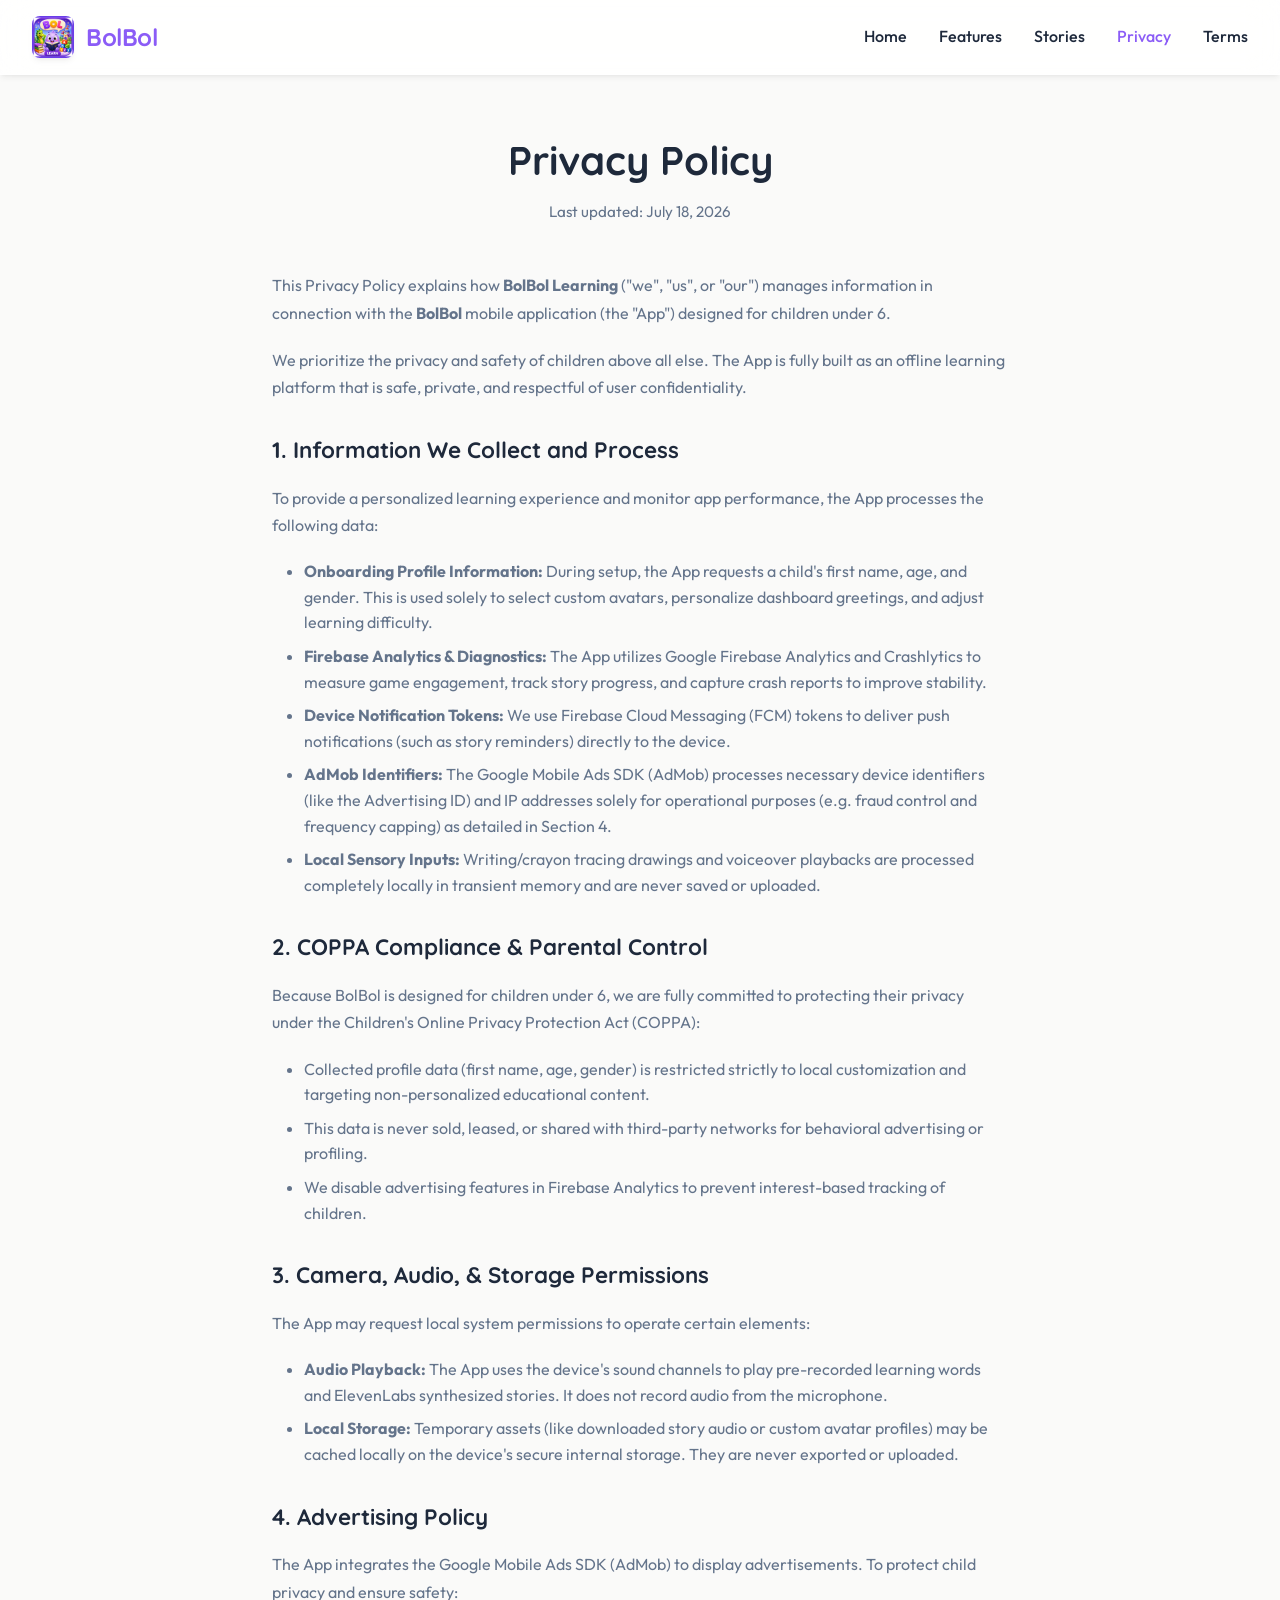
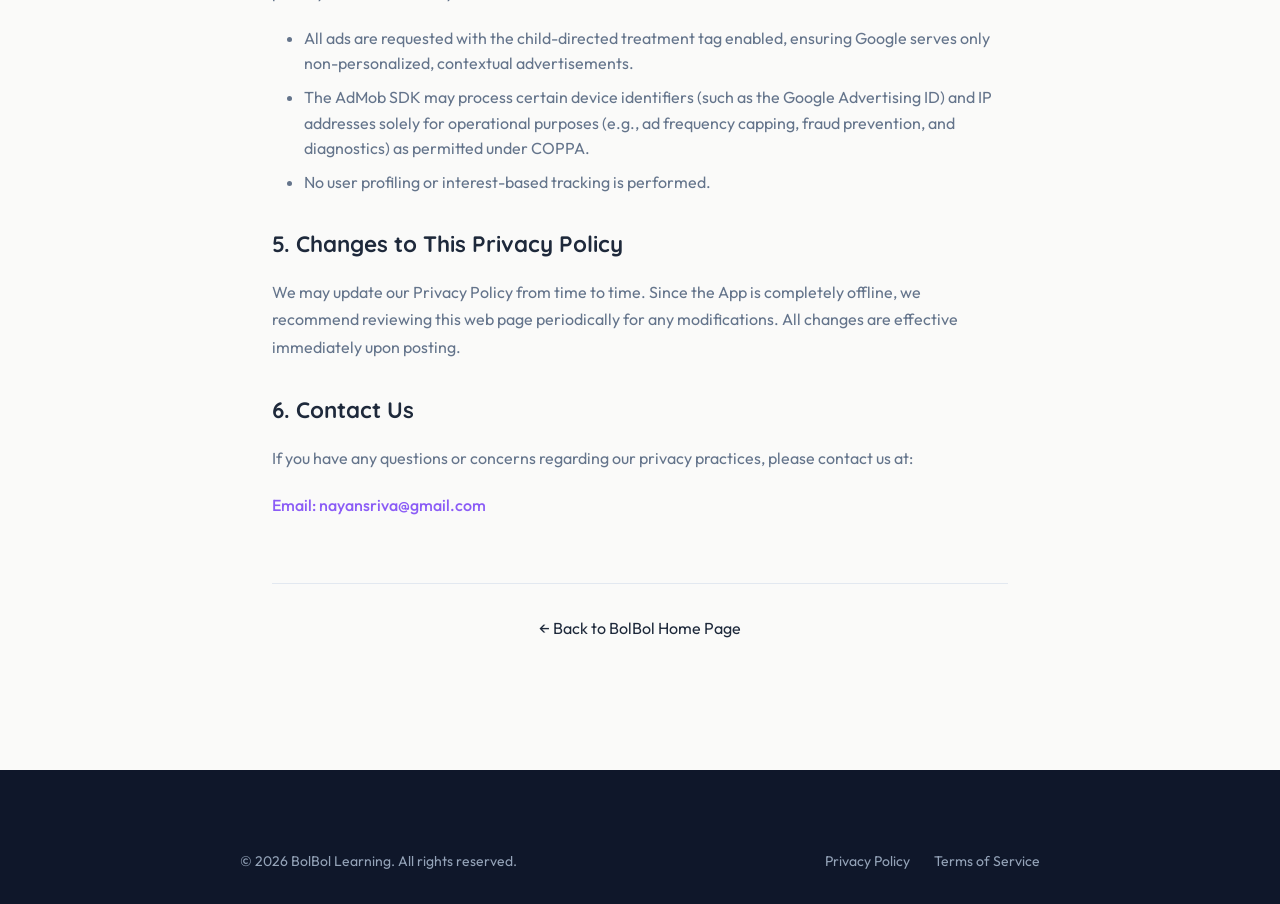
<file: privacy.html>
<!DOCTYPE html>
<html lang="en">
<head>
  <meta charset="UTF-8">
  <meta name="viewport" content="width=device-width, initial-scale=1.0">
  <title>Privacy Policy - BolBol Kids Learning App</title>
  <link rel="icon" type="image/png" href="assets/logo.png">
  <link rel="stylesheet" href="styles.css">
</head>
<body>

  <!-- Header Navigation -->
  <header>
    <div class="logo-container">
      <img src="assets/logo.png" alt="BolBol Logo" class="logo-img">
      <span class="brand-name">BolBol</span>
    </div>
    
    <nav>
      <ul>
        <li><a href="index.html">Home</a></li>
        <li><a href="index.html#features">Features</a></li>
        <li><a href="index.html#storybook">Stories</a></li>
        <li><a href="privacy.html" class="active">Privacy</a></li>
        <li><a href="terms.html">Terms</a></li>
      </ul>
    </nav>
  </header>

  <!-- Legal Content -->
  <div class="legal-container">
    <h1 class="legal-title">Privacy Policy</h1>
    <p class="legal-meta">Last updated: July 18, 2026</p>

    <div class="legal-content">
      <p>
        This Privacy Policy explains how <strong>BolBol Learning</strong> ("we", "us", or "our") manages information in connection with the <strong>BolBol</strong> mobile application (the "App") designed for children under 6.
      </p>
      
      <p>
        We prioritize the privacy and safety of children above all else. The App is fully built as an offline learning platform that is safe, private, and respectful of user confidentiality.
      </p>

      <h3>1. Information We Collect and Process</h3>
      <p>
        To provide a personalized learning experience and monitor app performance, the App processes the following data:
      </p>
      <ul>
        <li><strong>Onboarding Profile Information:</strong> During setup, the App requests a child's first name, age, and gender. This is used solely to select custom avatars, personalize dashboard greetings, and adjust learning difficulty.</li>
        <li><strong>Firebase Analytics & Diagnostics:</strong> The App utilizes Google Firebase Analytics and Crashlytics to measure game engagement, track story progress, and capture crash reports to improve stability.</li>
        <li><strong>Device Notification Tokens:</strong> We use Firebase Cloud Messaging (FCM) tokens to deliver push notifications (such as story reminders) directly to the device.</li>
        <li><strong>AdMob Identifiers:</strong> The Google Mobile Ads SDK (AdMob) processes necessary device identifiers (like the Advertising ID) and IP addresses solely for operational purposes (e.g. fraud control and frequency capping) as detailed in Section 4.</li>
        <li><strong>Local Sensory Inputs:</strong> Writing/crayon tracing drawings and voiceover playbacks are processed completely locally in transient memory and are never saved or uploaded.</li>
      </ul>

      <h3 id="coppa">2. COPPA Compliance & Parental Control</h3>
      <p>
        Because BolBol is designed for children under 6, we are fully committed to protecting their privacy under the Children's Online Privacy Protection Act (COPPA):
      </p>
      <ul>
        <li>Collected profile data (first name, age, gender) is restricted strictly to local customization and targeting non-personalized educational content.</li>
        <li>This data is never sold, leased, or shared with third-party networks for behavioral advertising or profiling.</li>
        <li>We disable advertising features in Firebase Analytics to prevent interest-based tracking of children.</li>
      </ul>

      <h3>3. Camera, Audio, & Storage Permissions</h3>
      <p>
        The App may request local system permissions to operate certain elements:
      </p>
      <ul>
        <li><strong>Audio Playback:</strong> The App uses the device's sound channels to play pre-recorded learning words and ElevenLabs synthesized stories. It does not record audio from the microphone.</li>
        <li><strong>Local Storage:</strong> Temporary assets (like downloaded story audio or custom avatar profiles) may be cached locally on the device's secure internal storage. They are never exported or uploaded.</li>
      </ul>

      <h3>4. Advertising Policy</h3>
      <p>
        The App integrates the Google Mobile Ads SDK (AdMob) to display advertisements. To protect child privacy and ensure safety:
      </p>
      <ul>
        <li>All ads are requested with the child-directed treatment tag enabled, ensuring Google serves only non-personalized, contextual advertisements.</li>
        <li>The AdMob SDK may process certain device identifiers (such as the Google Advertising ID) and IP addresses solely for operational purposes (e.g., ad frequency capping, fraud prevention, and diagnostics) as permitted under COPPA.</li>
        <li>No user profiling or interest-based tracking is performed.</li>
      </ul>

      <h3>5. Changes to This Privacy Policy</h3>
      <p>
        We may update our Privacy Policy from time to time. Since the App is completely offline, we recommend reviewing this web page periodically for any modifications. All changes are effective immediately upon posting.
      </p>

      <h3>6. Contact Us</h3>
      <p>
        If you have any questions or concerns regarding our privacy practices, please contact us at:
      </p>
      <p style="font-weight: 500; color: var(--primary);">
        Email: <a href="mailto:nayansriva@gmail.com">nayansriva@gmail.com</a>
      </p>
    </div>

    <div class="legal-footer">
      <p><a href="index.html">← Back to BolBol Home Page</a></p>
    </div>
  </div>

  <!-- Footer -->
  <footer style="margin-top: 4rem;">
    <div class="footer-bottom" style="margin: 0 auto; max-width: 800px;">
      <p>&copy; 2026 BolBol Learning. All rights reserved.</p>
      <div class="footer-bottom-links">
        <a href="privacy.html">Privacy Policy</a>
        <a href="terms.html">Terms of Service</a>
      </div>
    </div>
  </footer>

</body>
</html>
</file>
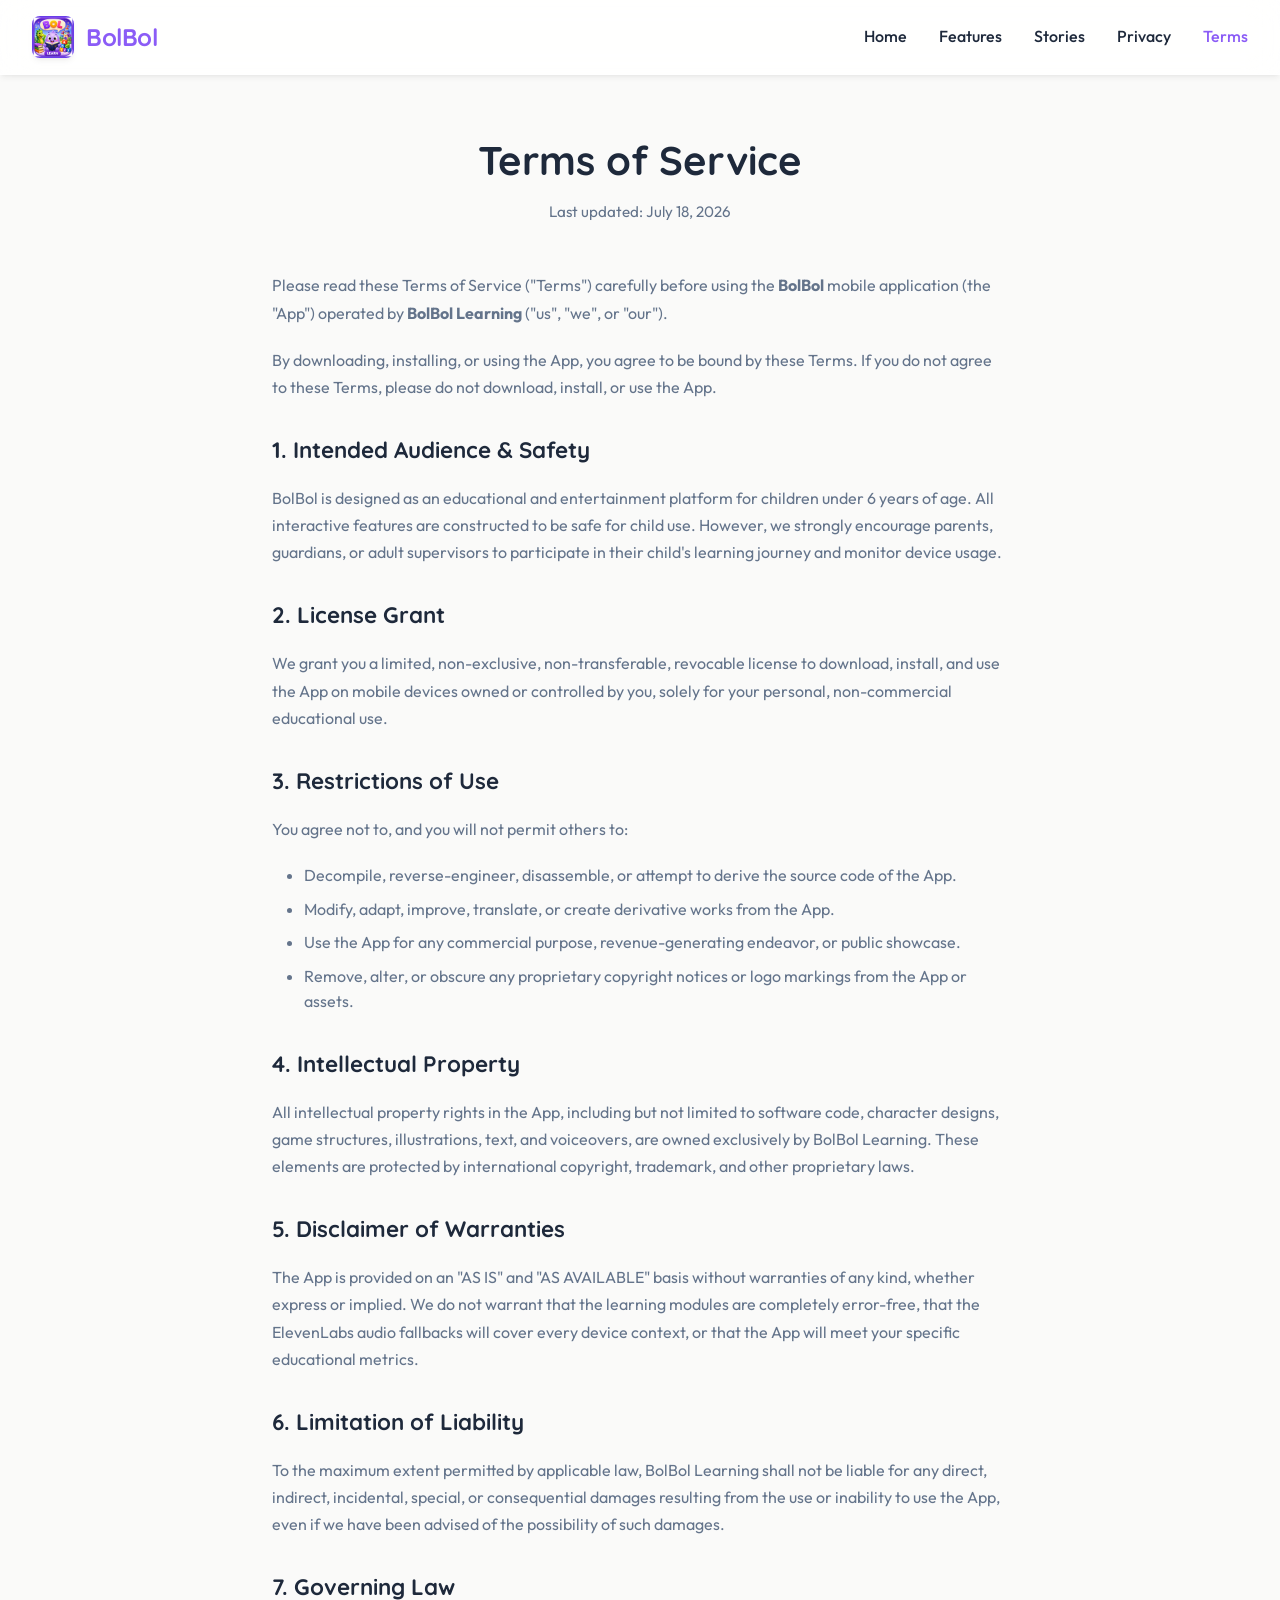
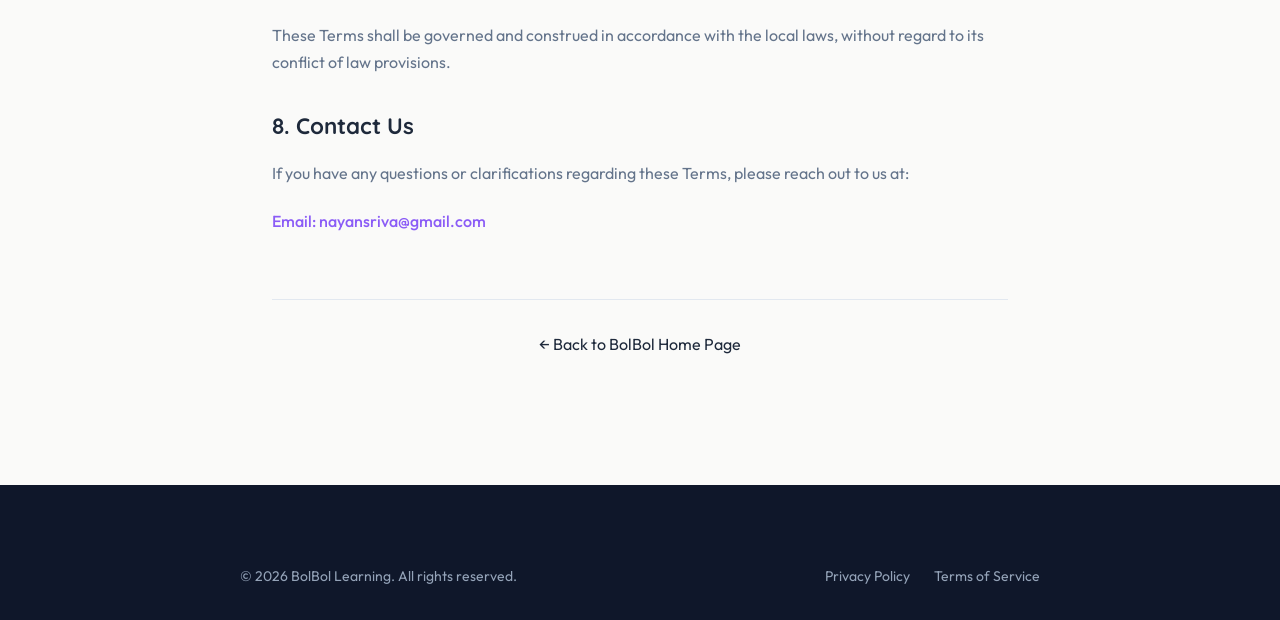
<file: terms.html>
<!DOCTYPE html>
<html lang="en">
<head>
  <meta charset="UTF-8">
  <meta name="viewport" content="width=device-width, initial-scale=1.0">
  <title>Terms of Service - BolBol Kids Learning App</title>
  <link rel="icon" type="image/png" href="assets/logo.png">
  <link rel="stylesheet" href="styles.css">
</head>
<body>

  <!-- Header Navigation -->
  <header>
    <div class="logo-container">
      <img src="assets/logo.png" alt="BolBol Logo" class="logo-img">
      <span class="brand-name">BolBol</span>
    </div>
    
    <nav>
      <ul>
        <li><a href="index.html">Home</a></li>
        <li><a href="index.html#features">Features</a></li>
        <li><a href="index.html#storybook">Stories</a></li>
        <li><a href="privacy.html">Privacy</a></li>
        <li><a href="terms.html" class="active">Terms</a></li>
      </ul>
    </nav>
  </header>

  <!-- Legal Content -->
  <div class="legal-container">
    <h1 class="legal-title">Terms of Service</h1>
    <p class="legal-meta">Last updated: July 18, 2026</p>

    <div class="legal-content">
      <p>
        Please read these Terms of Service ("Terms") carefully before using the <strong>BolBol</strong> mobile application (the "App") operated by <strong>BolBol Learning</strong> ("us", "we", or "our").
      </p>
      
      <p>
        By downloading, installing, or using the App, you agree to be bound by these Terms. If you do not agree to these Terms, please do not download, install, or use the App.
      </p>

      <h3>1. Intended Audience & Safety</h3>
      <p>
        BolBol is designed as an educational and entertainment platform for children under 6 years of age. All interactive features are constructed to be safe for child use. However, we strongly encourage parents, guardians, or adult supervisors to participate in their child's learning journey and monitor device usage.
      </p>

      <h3>2. License Grant</h3>
      <p>
        We grant you a limited, non-exclusive, non-transferable, revocable license to download, install, and use the App on mobile devices owned or controlled by you, solely for your personal, non-commercial educational use.
      </p>

      <h3>3. Restrictions of Use</h3>
      <p>
        You agree not to, and you will not permit others to:
      </p>
      <ul>
        <li>Decompile, reverse-engineer, disassemble, or attempt to derive the source code of the App.</li>
        <li>Modify, adapt, improve, translate, or create derivative works from the App.</li>
        <li>Use the App for any commercial purpose, revenue-generating endeavor, or public showcase.</li>
        <li>Remove, alter, or obscure any proprietary copyright notices or logo markings from the App or assets.</li>
      </ul>

      <h3>4. Intellectual Property</h3>
      <p>
        All intellectual property rights in the App, including but not limited to software code, character designs, game structures, illustrations, text, and voiceovers, are owned exclusively by BolBol Learning. These elements are protected by international copyright, trademark, and other proprietary laws.
      </p>

      <h3>5. Disclaimer of Warranties</h3>
      <p>
        The App is provided on an "AS IS" and "AS AVAILABLE" basis without warranties of any kind, whether express or implied. We do not warrant that the learning modules are completely error-free, that the ElevenLabs audio fallbacks will cover every device context, or that the App will meet your specific educational metrics.
      </p>

      <h3>6. Limitation of Liability</h3>
      <p>
        To the maximum extent permitted by applicable law, BolBol Learning shall not be liable for any direct, indirect, incidental, special, or consequential damages resulting from the use or inability to use the App, even if we have been advised of the possibility of such damages.
      </p>

      <h3>7. Governing Law</h3>
      <p>
        These Terms shall be governed and construed in accordance with the local laws, without regard to its conflict of law provisions.
      </p>

      <h3>8. Contact Us</h3>
      <p>
        If you have any questions or clarifications regarding these Terms, please reach out to us at:
      </p>
      <p style="font-weight: 500; color: var(--primary);">
        Email: <a href="mailto:nayansriva@gmail.com">nayansriva@gmail.com</a>
      </p>
    </div>

    <div class="legal-footer">
      <p><a href="index.html">← Back to BolBol Home Page</a></p>
    </div>
  </div>

  <!-- Footer -->
  <footer style="margin-top: 4rem;">
    <div class="footer-bottom" style="margin: 0 auto; max-width: 800px;">
      <p>&copy; 2026 BolBol Learning. All rights reserved.</p>
      <div class="footer-bottom-links">
        <a href="privacy.html">Privacy Policy</a>
        <a href="terms.html">Terms of Service</a>
      </div>
    </div>
  </footer>

</body>
</html>
</file>
<file: styles.css>
/* Custom fonts from Google Fonts */
@import url('https://fonts.googleapis.com/css2?family=Outfit:wght@300;400;500;600;700;800&family=Quicksand:wght@400;500;600;700&display=swap');

:root {
  --primary: #8B5CF6; /* Cheerful Violet */
  --primary-hover: #7C3AED;
  --secondary: #F59E0B; /* Playful Yellow/Orange */
  --secondary-hover: #D97706;
  --accent-pink: #EC4899; /* Funky Pink */
  --accent-teal: #10B981; /* Reward Green */
  --background: #FAFAF9; /* Soft stone white */
  --text-dark: #1E293B; /* Deep slate */
  --text-muted: #64748B;
  --glass-bg: rgba(255, 255, 255, 0.85);
  --glass-border: rgba(255, 255, 255, 0.4);
  --shadow-sm: 0 4px 6px -1px rgb(0 0 0 / 0.05), 0 2px 4px -2px rgb(0 0 0 / 0.05);
  --shadow-md: 0 10px 15px -3px rgb(0 0 0 / 0.08), 0 4px 6px -4px rgb(0 0 0 / 0.08);
  --shadow-lg: 0 20px 25px -5px rgb(0 0 0 / 0.1), 0 8px 10px -6px rgb(0 0 0 / 0.1);
  --radius-sm: 8px;
  --radius-md: 16px;
  --radius-lg: 28px;
}

* {
  box-sizing: border-box;
  margin: 0;
  padding: 0;
}

html {
  scroll-behavior: smooth;
  font-size: 16px;
}

body {
  font-family: 'Outfit', sans-serif;
  background-color: var(--background);
  color: var(--text-dark);
  line-height: 1.6;
  overflow-x: hidden;
}

h1, h2, h3, h4, .brand-name {
  font-family: 'Quicksand', sans-serif;
  font-weight: 700;
}

a {
  text-decoration: none;
  color: inherit;
  transition: all 0.3s ease;
}

/* --- Navigation --- */
header {
  position: fixed;
  top: 0;
  left: 0;
  right: 0;
  z-index: 1000;
  padding: 1rem 2rem;
  background: var(--glass-bg);
  backdrop-filter: blur(16px);
  -webkit-backdrop-filter: blur(16px);
  border-bottom: 1px solid var(--glass-border);
  box-shadow: var(--shadow-sm);
  display: flex;
  justify-content: space-between;
  align-items: center;
  transition: all 0.3s ease;
}

.logo-container {
  display: flex;
  align-items: center;
  gap: 0.75rem;
}

.logo-img {
  width: 42px;
  height: 42px;
  border-radius: var(--radius-sm);
  box-shadow: var(--shadow-sm);
}

.brand-name {
  font-size: 1.5rem;
  color: var(--primary);
  letter-spacing: -0.5px;
}

nav ul {
  display: flex;
  list-style: none;
  gap: 2rem;
}

nav a {
  font-weight: 500;
  color: var(--text-dark);
  font-size: 1rem;
}

nav a:hover, nav a.active {
  color: var(--primary);
}

.cta-nav {
  background: var(--primary);
  color: white;
  padding: 0.5rem 1.25rem;
  border-radius: var(--radius-md);
  font-weight: 600;
  font-size: 0.95rem;
  box-shadow: 0 4px 10px rgba(139, 92, 246, 0.2);
}

.cta-nav:hover {
  background: var(--primary-hover);
  transform: translateY(-2px);
  box-shadow: 0 6px 14px rgba(139, 92, 246, 0.3);
}

.menu-toggle {
  display: none;
  flex-direction: column;
  gap: 6px;
  cursor: pointer;
  background: none;
  border: none;
}

.menu-toggle span {
  width: 28px;
  height: 3px;
  background-color: var(--text-dark);
  border-radius: 2px;
  transition: 0.3s;
}

/* --- Hero Section --- */
.hero {
  min-height: 100vh;
  padding: 8rem 2rem 4rem;
  display: flex;
  align-items: center;
  justify-content: space-between;
  max-width: 1200px;
  margin: 0 auto;
  gap: 4rem;
  position: relative;
}

.hero-content {
  flex: 1.1;
  display: flex;
  flex-direction: column;
  gap: 1.5rem;
}

.badge-tag {
  align-self: flex-start;
  background: rgba(139, 92, 246, 0.1);
  color: var(--primary);
  padding: 0.4rem 1rem;
  border-radius: 20px;
  font-size: 0.875rem;
  font-weight: 600;
  text-transform: uppercase;
  letter-spacing: 1px;
}

.hero h1 {
  font-size: 3.5rem;
  line-height: 1.15;
  color: var(--text-dark);
}

.hero h1 span {
  color: var(--primary);
  background: linear-gradient(135deg, var(--primary) 0%, var(--accent-pink) 100%);
  -webkit-background-clip: text;
  -webkit-text-fill-color: transparent;
}

.hero-description {
  font-size: 1.15rem;
  color: var(--text-muted);
  max-width: 540px;
}

.hero-ctas {
  display: flex;
  gap: 1rem;
  margin-top: 1rem;
  flex-wrap: wrap;
}

.btn {
  display: inline-flex;
  align-items: center;
  gap: 0.75rem;
  padding: 0.85rem 1.75rem;
  border-radius: var(--radius-md);
  font-weight: 600;
  transition: all 0.3s ease;
  font-size: 1rem;
  cursor: pointer;
  border: none;
}

.btn-primary {
  background: var(--primary);
  color: white;
  box-shadow: 0 10px 15px -3px rgba(139, 92, 246, 0.3);
}

.btn-primary:hover {
  background: var(--primary-hover);
  transform: translateY(-2px);
  box-shadow: 0 12px 20px -3px rgba(139, 92, 246, 0.4);
}

.btn-secondary {
  background: white;
  color: var(--text-dark);
  border: 2px solid #E2E8F0;
}

.btn-secondary:hover {
  background: #F8FAFC;
  border-color: #CBD5E1;
  transform: translateY(-2px);
}

.hero-visual {
  flex: 0.9;
  display: flex;
  justify-content: center;
  align-items: center;
  position: relative;
}

/* Phone Mockup */
.phone-mockup {
  width: 290px;
  height: 580px;
  background: #1E293B;
  border-radius: 40px;
  padding: 10px;
  box-shadow: var(--shadow-lg), 0 25px 50px -12px rgba(0, 0, 0, 0.25);
  position: relative;
  border: 4px solid #475569;
}

.phone-screen {
  width: 100%;
  height: 100%;
  background: linear-gradient(180deg, #F5F3FF 0%, #EDE9FE 100%);
  border-radius: 32px;
  overflow: hidden;
  position: relative;
  display: flex;
  flex-direction: column;
  align-items: center;
  justify-content: center;
  padding: 1.5rem;
}

.phone-header {
  position: absolute;
  top: 15px;
  width: 80px;
  height: 18px;
  background: #1E293B;
  border-radius: 10px;
  z-index: 10;
}

.phone-app-logo {
  width: 96px;
  height: 96px;
  border-radius: 20px;
  box-shadow: var(--shadow-md);
  margin-bottom: 1.5rem;
  animation: float 4s ease-in-out infinite;
}

.phone-app-name {
  font-family: 'Quicksand', sans-serif;
  font-size: 1.8rem;
  color: var(--primary);
  margin-bottom: 0.5rem;
  font-weight: 800;
}

.phone-app-tag {
  font-size: 0.85rem;
  color: var(--text-muted);
  text-align: center;
  margin-bottom: 2rem;
  font-weight: 500;
}

.phone-button {
  background: var(--secondary);
  color: white;
  width: 80%;
  padding: 0.75rem 0;
  border-radius: 20px;
  text-align: center;
  font-weight: 700;
  font-family: 'Quicksand', sans-serif;
  font-size: 1rem;
  box-shadow: 0 4px 10px rgba(245, 158, 11, 0.3);
  animation: pulse 2s infinite;
}

/* Floating Elements around Phone */
.floating-element {
  position: absolute;
  border-radius: 50%;
  display: flex;
  align-items: center;
  justify-content: center;
  box-shadow: var(--shadow-md);
  font-weight: 700;
  color: white;
  font-family: 'Quicksand', sans-serif;
}

.float-1 {
  width: 60px;
  height: 60px;
  background: var(--secondary);
  top: 10%;
  left: -20px;
  font-size: 1.5rem;
  animation: float-reverse 5s ease-in-out infinite;
}

.float-2 {
  width: 50px;
  height: 50px;
  background: var(--accent-pink);
  bottom: 20%;
  right: -25px;
  font-size: 1.25rem;
  animation: float 4.5s ease-in-out infinite;
}

.float-3 {
  width: 45px;
  height: 45px;
  background: var(--accent-teal);
  bottom: 10%;
  left: -15px;
  font-size: 1.15rem;
  animation: float-rotate 6s linear infinite;
}

/* Decorative background shapes */
.hero-bg-shapes {
  position: absolute;
  top: 0;
  left: 0;
  right: 0;
  bottom: 0;
  z-index: -1;
  overflow: hidden;
}

.shape {
  position: absolute;
  filter: blur(80px);
  opacity: 0.4;
  border-radius: 50%;
}

.shape-1 {
  width: 400px;
  height: 400px;
  background: rgba(139, 92, 246, 0.2);
  top: -100px;
  right: -50px;
}

.shape-2 {
  width: 300px;
  height: 300px;
  background: rgba(245, 158, 11, 0.15);
  bottom: -50px;
  left: -50px;
}

/* --- Features Section --- */
.section {
  padding: 6rem 2rem;
  max-width: 1200px;
  margin: 0 auto;
}

.section-header {
  text-align: center;
  margin-bottom: 4rem;
}

.section-header h2 {
  font-size: 2.5rem;
  color: var(--text-dark);
  margin-bottom: 1rem;
}

.section-header p {
  color: var(--text-muted);
  font-size: 1.1rem;
  max-width: 600px;
  margin: 0 auto;
}

.features-grid {
  display: grid;
  grid-template-columns: repeat(auto-fit, minmax(280px, 1fr));
  gap: 2.5rem;
}

.feature-card {
  background: white;
  border-radius: var(--radius-lg);
  padding: 2.5rem 2rem;
  box-shadow: var(--shadow-sm);
  border: 1px solid #F1F5F9;
  transition: all 0.3s cubic-bezier(0.4, 0, 0.2, 1);
  display: flex;
  flex-direction: column;
  gap: 1.25rem;
}

.feature-card:hover {
  transform: translateY(-6px);
  box-shadow: var(--shadow-lg);
  border-color: rgba(139, 92, 246, 0.1);
}

.feature-icon-container {
  width: 64px;
  height: 64px;
  border-radius: var(--radius-md);
  display: flex;
  align-items: center;
  justify-content: center;
  font-size: 1.75rem;
}

.icon-purple {
  background: rgba(139, 92, 246, 0.1);
  color: var(--primary);
}

.icon-orange {
  background: rgba(245, 158, 11, 0.1);
  color: var(--secondary);
}

.icon-pink {
  background: rgba(236, 72, 153, 0.1);
  color: var(--accent-pink);
}

.icon-teal {
  background: rgba(16, 185, 129, 0.1);
  color: var(--accent-teal);
}

.feature-card h3 {
  font-size: 1.35rem;
  color: var(--text-dark);
}

.feature-card p {
  color: var(--text-muted);
  font-size: 0.975rem;
  line-height: 1.6;
}

/* --- Gameplay & Story Showcase Section --- */
.showcase-container {
  display: flex;
  align-items: center;
  gap: 4rem;
  margin-top: 2rem;
}

.showcase-visual {
  flex: 1;
  display: grid;
  grid-template-columns: repeat(2, 1fr);
  gap: 1.5rem;
}

.showcase-img-card {
  background: white;
  border-radius: var(--radius-md);
  padding: 0.75rem;
  box-shadow: var(--shadow-md);
  border: 1px solid #F1F5F9;
  transition: transform 0.3s ease;
}

.showcase-img-card:hover {
  transform: scale(1.03);
}

.showcase-img-card img {
  width: 100%;
  height: auto;
  border-radius: 12px;
  display: block;
}

.showcase-img-card span {
  display: block;
  text-align: center;
  font-family: 'Quicksand', sans-serif;
  font-weight: 700;
  margin-top: 0.5rem;
  font-size: 0.9rem;
}

.showcase-content {
  flex: 1;
  display: flex;
  flex-direction: column;
  gap: 1.5rem;
}

.showcase-item {
  display: flex;
  gap: 1.25rem;
}

.showcase-num {
  font-family: 'Quicksand', sans-serif;
  font-size: 2rem;
  font-weight: 800;
  color: var(--secondary);
  line-height: 1;
}

.showcase-text h4 {
  font-size: 1.2rem;
  color: var(--text-dark);
  margin-bottom: 0.25rem;
}

.showcase-text p {
  color: var(--text-muted);
  font-size: 0.95rem;
}

/* --- Storybook Detail Section --- */
.stories-preview-bg {
  background: linear-gradient(180deg, #F5F3FF 0%, #FAF5FF 100%);
}

.story-carousel-container {
  max-width: 900px;
  margin: 3rem auto 0;
  position: relative;
}

.story-card-wrapper {
  overflow: hidden;
  border-radius: var(--radius-lg);
  box-shadow: var(--shadow-lg);
  background: white;
}

.story-card {
  display: flex;
  flex-direction: row;
}

.story-img-side {
  flex: 1.1;
  position: relative;
}

.story-img-side img {
  width: 100%;
  height: 100%;
  object-fit: cover;
  display: block;
  min-height: 380px;
}

.story-badge {
  position: absolute;
  top: 20px;
  left: 20px;
  background: var(--primary);
  color: white;
  padding: 0.35rem 0.85rem;
  border-radius: 12px;
  font-size: 0.75rem;
  font-weight: 600;
  text-transform: uppercase;
  letter-spacing: 0.5px;
}

.story-text-side {
  flex: 0.9;
  padding: 3rem 2.5rem;
  display: flex;
  flex-direction: column;
  justify-content: center;
  gap: 1.25rem;
}

.story-title {
  font-size: 2rem;
  color: var(--text-dark);
  line-height: 1.2;
}

.story-extract {
  font-size: 1.05rem;
  color: var(--text-muted);
  font-style: italic;
  line-height: 1.6;
}

.story-audio-visualizer {
  display: flex;
  align-items: center;
  gap: 8px;
  margin-top: 0.5rem;
}

.visualizer-icon {
  font-size: 1.2rem;
  color: var(--accent-pink);
}

.audio-bars {
  display: flex;
  align-items: flex-end;
  height: 16px;
  gap: 3px;
}

.bar {
  width: 3px;
  background-color: var(--accent-pink);
  border-radius: 3px;
}

.bar1 { height: 60%; animation: soundWave 1.2s ease-in-out infinite alternate; }
.bar2 { height: 100%; animation: soundWave 0.8s ease-in-out infinite alternate; }
.bar3 { height: 40%; animation: soundWave 1.5s ease-in-out infinite alternate; }
.bar4 { height: 80%; animation: soundWave 1s ease-in-out infinite alternate; }

.carousel-dots {
  display: flex;
  justify-content: center;
  gap: 10px;
  margin-top: 1.5rem;
}

.dot {
  width: 10px;
  height: 10px;
  border-radius: 50%;
  background: #CBD5E1;
  cursor: pointer;
  transition: all 0.3s ease;
}

.dot.active {
  background: var(--primary);
  width: 24px;
  border-radius: 5px;
}

/* --- Safety & Controls --- */
.safety-split {
  display: flex;
  align-items: center;
  gap: 4rem;
}

.safety-content {
  flex: 1.2;
  display: flex;
  flex-direction: column;
  gap: 1.5rem;
}

.safety-visual {
  flex: 0.8;
  background: white;
  border-radius: var(--radius-lg);
  padding: 2.5rem;
  box-shadow: var(--shadow-md);
  border: 1px solid #F1F5F9;
  text-align: center;
  position: relative;
}

.parental-gate-mock {
  display: flex;
  flex-direction: column;
  align-items: center;
  gap: 1.25rem;
}

.parental-lock-header {
  font-family: 'Quicksand', sans-serif;
  font-size: 1.25rem;
  color: var(--primary);
  font-weight: 700;
}

.parental-question {
  font-family: 'Quicksand', sans-serif;
  font-size: 2rem;
  font-weight: 800;
  color: var(--text-dark);
}

.parental-inputs {
  display: flex;
  gap: 10px;
  justify-content: center;
  margin: 0.5rem 0;
}

.parental-input {
  width: 50px;
  height: 50px;
  border: 2px solid #E2E8F0;
  border-radius: 12px;
  font-size: 1.25rem;
  text-align: center;
  font-weight: 700;
}

.parental-submit {
  background: var(--accent-teal);
  color: white;
  border: none;
  padding: 0.6rem 1.5rem;
  border-radius: 12px;
  font-weight: 600;
  font-size: 0.95rem;
  cursor: pointer;
}

/* --- Privacy & Terms Document Layout (For dedicated files) --- */
.legal-container {
  max-width: 800px;
  margin: 0 auto;
  padding: 8rem 2rem 4rem;
}

.legal-title {
  font-size: 2.5rem;
  color: var(--text-dark);
  margin-bottom: 0.5rem;
  text-align: center;
}

.legal-meta {
  color: var(--text-muted);
  text-align: center;
  margin-bottom: 3rem;
  font-size: 0.95rem;
}

.legal-content h3 {
  font-size: 1.4rem;
  color: var(--text-dark);
  margin: 2rem 0 1rem;
}

.legal-content p {
  color: var(--text-muted);
  margin-bottom: 1.25rem;
  line-height: 1.7;
}

.legal-content ul {
  margin-left: 2rem;
  margin-bottom: 1.5rem;
  color: var(--text-muted);
}

.legal-content li {
  margin-bottom: 0.5rem;
}

.legal-footer {
  margin-top: 4rem;
  border-top: 1px solid #E2E8F0;
  padding-top: 2rem;
  text-align: center;
}

/* --- Footer --- */
footer {
  background-color: #0F172A;
  color: #94A3B8;
  padding: 5rem 2rem 2rem;
}

.footer-grid {
  max-width: 1200px;
  margin: 0 auto;
  display: grid;
  grid-template-columns: 1.5fr 1fr 1fr 1fr;
  gap: 4rem;
  border-bottom: 1px solid #334155;
  padding-bottom: 3rem;
}

.footer-brand {
  display: flex;
  flex-direction: column;
  gap: 1rem;
}

.footer-logo {
  display: flex;
  align-items: center;
  gap: 0.75rem;
}

.footer-brand-name {
  font-size: 1.75rem;
  color: white;
}

.footer-logo-img {
  width: 48px;
  height: 48px;
  border-radius: 12px;
}

.footer-brand p {
  font-size: 0.95rem;
  line-height: 1.6;
}

.footer-column h4 {
  color: white;
  font-size: 1.1rem;
  margin-bottom: 1.5rem;
}

.footer-column ul {
  list-style: none;
  display: flex;
  flex-direction: column;
  gap: 0.75rem;
}

.footer-column a {
  font-size: 0.95rem;
}

.footer-column a:hover {
  color: white;
}

.footer-bottom {
  max-width: 1200px;
  margin: 2rem auto 0;
  display: flex;
  justify-content: space-between;
  align-items: center;
  font-size: 0.875rem;
}

.footer-bottom-links {
  display: flex;
  gap: 1.5rem;
}

.footer-bottom-links a:hover {
  color: white;
}

/* --- Animations --- */
@keyframes float {
  0% { transform: translateY(0px); }
  50% { transform: translateY(-12px); }
  100% { transform: translateY(0px); }
}

@keyframes float-reverse {
  0% { transform: translateY(0px); }
  50% { transform: translateY(12px); }
  100% { transform: translateY(0px); }
}

@keyframes float-rotate {
  0% { transform: translateY(0px) rotate(0deg); }
  50% { transform: translateY(-8px) rotate(180deg); }
  100% { transform: translateY(0px) rotate(360deg); }
}

@keyframes pulse {
  0% { transform: scale(1); box-shadow: 0 4px 10px rgba(245, 158, 11, 0.3); }
  50% { transform: scale(1.03); box-shadow: 0 8px 18px rgba(245, 158, 11, 0.4); }
  100% { transform: scale(1); box-shadow: 0 4px 10px rgba(245, 158, 11, 0.3); }
}

@keyframes soundWave {
  0% { height: 20%; }
  100% { height: 100%; }
}

/* --- Responsive Adaptations --- */
@media (max-width: 992px) {
  .hero {
    flex-direction: column-reverse;
    text-align: center;
    padding-top: 7rem;
    gap: 3rem;
  }
  .hero-content {
    align-items: center;
  }
  .hero-description {
    max-width: 100%;
  }
  .hero-ctas {
    justify-content: center;
  }
  .showcase-container {
    flex-direction: column;
    gap: 3rem;
  }
  .story-card {
    flex-direction: column;
  }
  .story-img-side img {
    min-height: 250px;
    height: 250px;
  }
  .story-text-side {
    padding: 2rem;
  }
  .safety-split {
    flex-direction: column;
    gap: 3rem;
  }
  .footer-grid {
    grid-template-columns: 1fr 1fr;
    gap: 3rem;
  }
}

@media (max-width: 768px) {
  header {
    padding: 1rem;
  }
  nav {
    display: none; /* Can expand to mobile menu if toggled */
    position: absolute;
    top: 100%;
    left: 0;
    right: 0;
    background: var(--glass-bg);
    border-bottom: 1px solid var(--glass-border);
    padding: 1.5rem;
    box-shadow: var(--shadow-md);
  }
  nav.open {
    display: block;
  }
  nav ul {
    flex-direction: column;
    gap: 1.25rem;
    align-items: center;
  }
  .menu-toggle {
    display: flex;
  }
  .menu-toggle.open span:nth-child(1) {
    transform: rotate(45deg) translate(6px, 6px);
  }
  .menu-toggle.open span:nth-child(2) {
    opacity: 0;
  }
  .menu-toggle.open span:nth-child(3) {
    transform: rotate(-45deg) translate(6px, -6px);
  }
  .hero h1 {
    font-size: 2.5rem;
  }
  .footer-grid {
    grid-template-columns: 1fr;
    gap: 2rem;
  }
  .footer-bottom {
    flex-direction: column;
    gap: 1rem;
    text-align: center;
  }
}
</file>
